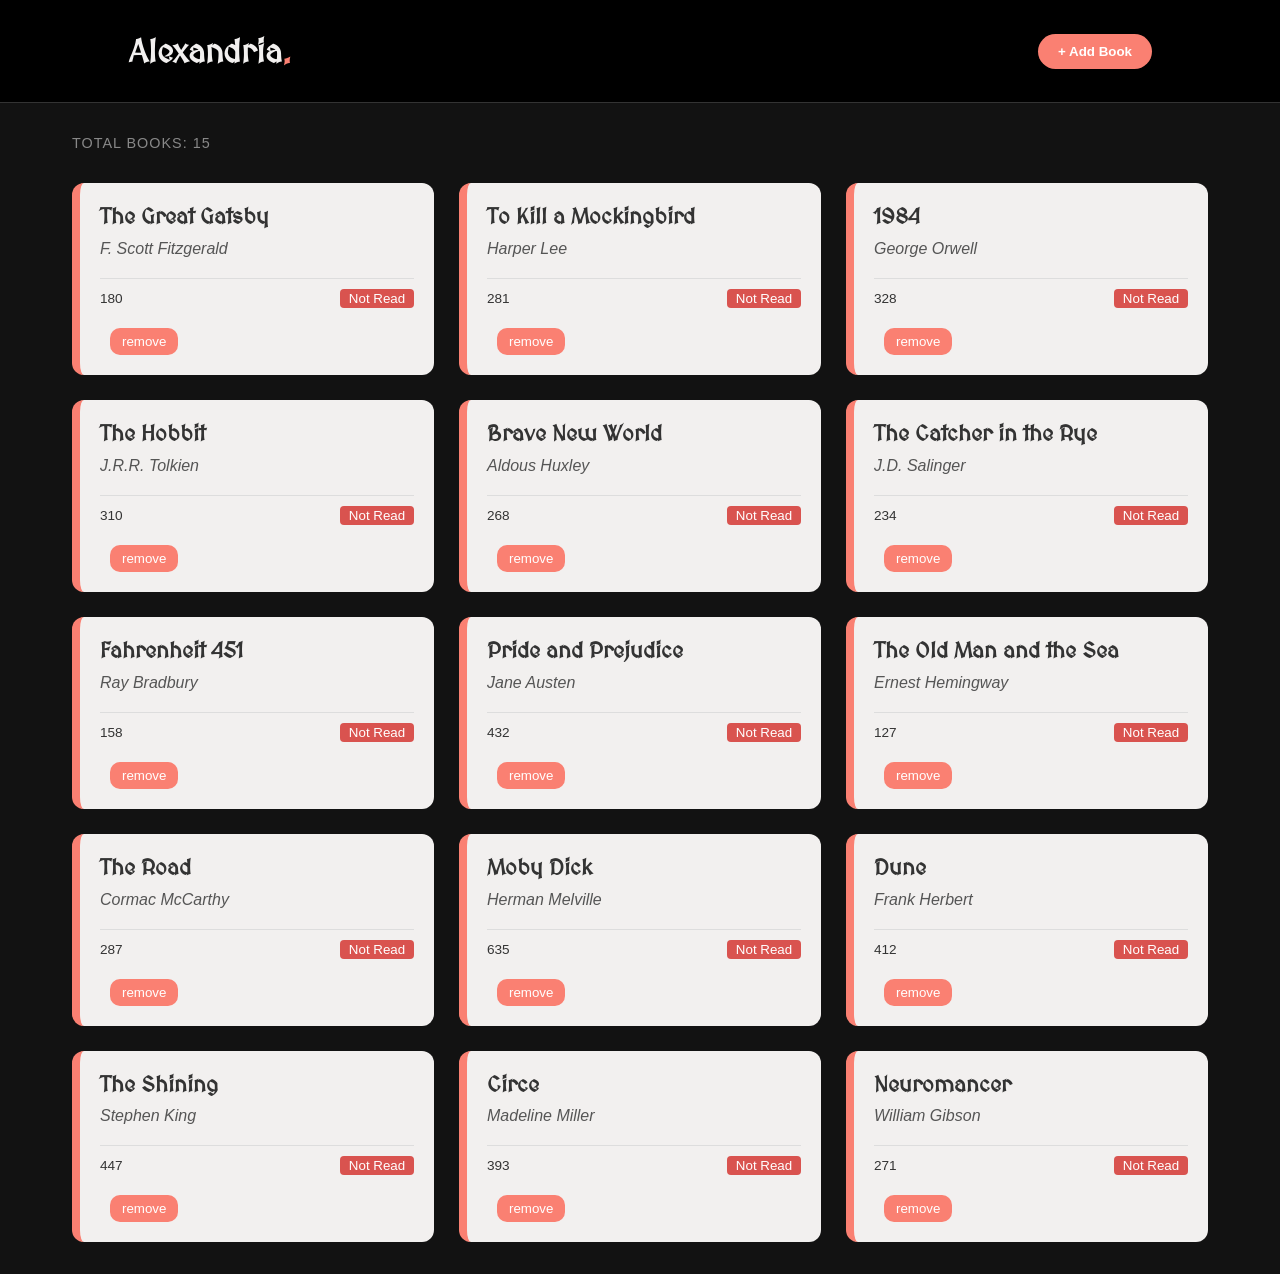
<file: index.html>
<!DOCTYPE html>
<html lang="en">
<head>
    <meta charset="UTF-8">
    <meta name="viewport" content="width=device-width, initial-scale=1.0">
    <title>Personal Alexandria | Digital Library</title>
    <link rel="stylesheet" href="./style.css">
</head>
<body>

    <header class="navbar">
        <h1 class="logo">Alexandria<span>.</span></h1>
        <button class="add-book-btn" id="newBookBtn" command="show-modal" commandfor="bookLoggerForm">+ Add Book</button>

        <dialog id="bookLoggerForm">
            <div class="modal-content">
                <form >
                    <div class="form-element"><label for="title">Title:</label><input id="title" type="text" required></div>
                    <div class="form-element"><label for="author">Author:</label><input id="author" type="text" required></div>
                    <div class="form-element"><label for="pages">Page Count:</label><input id="pages" type="number" required></div>
                    <div class="form-element"><button type="submit" id="submit">Submit</button></div>
                </form>
            </div>
        </dialog>
    </header>

    <main class="container">
        <div class="stats-bar">
            <p>Total Books: <span id="bookCount">15</span></p>
        </div>

        <section class="library-grid" id="libraryGrid">
            
        </section>
    </main>

    <script src="./engine.js"></script>
</body>
</html>
</file>
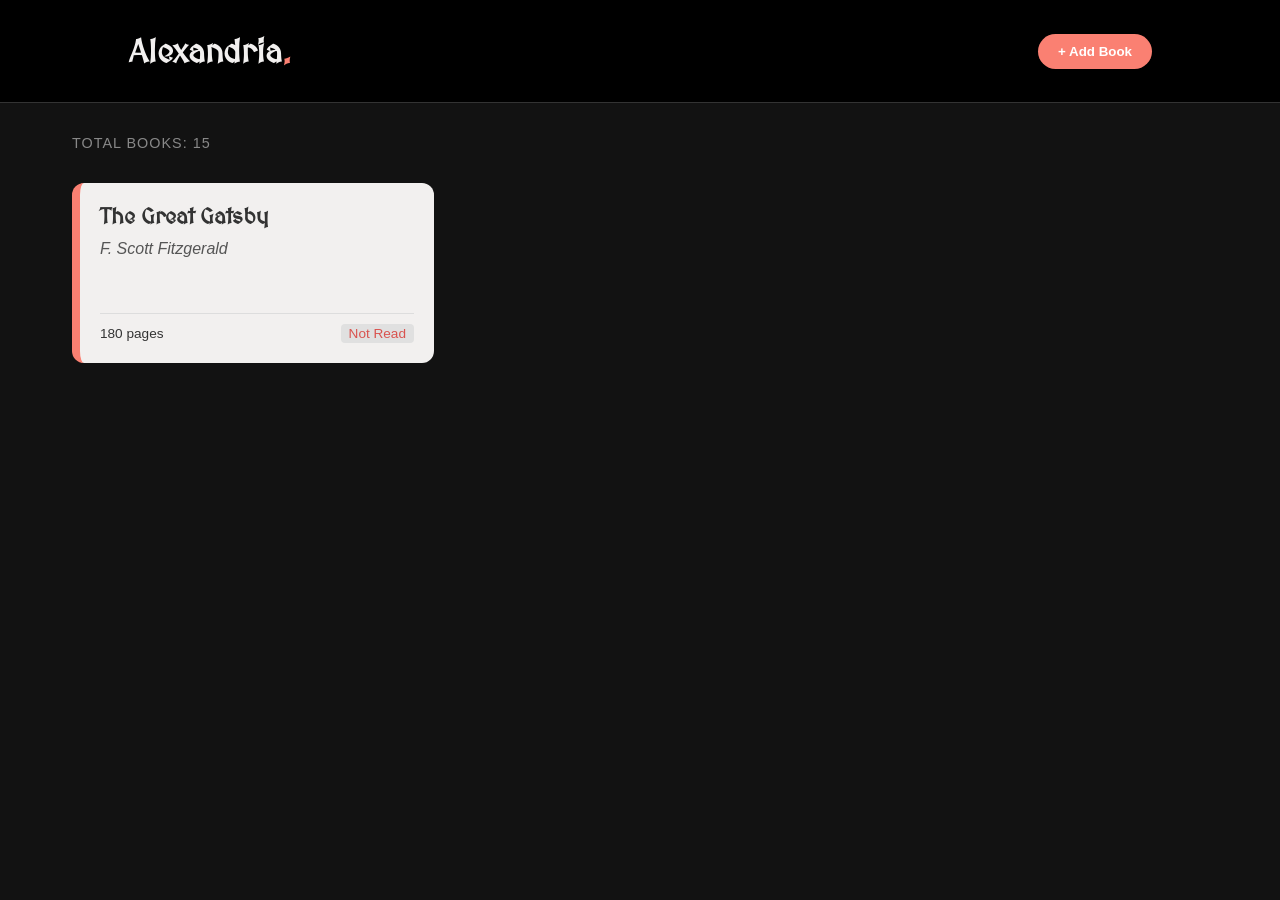
<file: testingindex.html>
<!DOCTYPE html>
<html lang="en">
<head>
    <meta charset="UTF-8">
    <meta name="viewport" content="width=device-width, initial-scale=1.0">
    <title>Personal Alexandria | Digital Library</title>
    <link rel="stylesheet" href="./testingstyle.css">
</head>
<body>

    <header class="navbar">
        <h1 class="logo">Alexandria<span>.</span></h1>
        <button class="add-book-btn" id="newBookBtn">+ Add Book</button>
    </header>

    <main class="container">
        <div class="stats-bar">
            <p>Total Books: <span id="bookCount">15</span></p>
        </div>

        <section class="library-grid" id="libraryGrid">
            
            <div class="card">
                <p class="title">The Great Gatsby</p>
                <p class="author">F. Scott Fitzgerald</p>
                <div class="low-bar">
                    <p class="pages">180 pages</p>
                    <p class="readStatus read-false">Not Read</p>
                </div>
            </div>

        </section>
    </main>

    <script src="./engine.js"></script>
</body>
</html>
</file>
<file: style.css>
@import url('https://fonts.googleapis.com/css2?family=MedievalSharp&display=swap');

/* Reset and Base Styles */
* {
    margin: 0;
    padding: 0;
    box-sizing: border-box;
}

body {
    background-color: #121212;
    color: #F2F0EF;
    font-family: 'Segoe UI', Tahoma, Geneva, Verdana, sans-serif;
}

.navbar {
    display: flex;
    justify-content: space-between;
    align-items: center;
    padding: 2rem 10%;
    background-color: #000;
    border-bottom: 1px solid #333;
}

.logo {
    font-family: 'MedievalSharp', serif;
    font-size: 2rem;
}

.logo span {
    color: salmon;
}

dialog {
    border: none;
    background: none;
    margin: auto;
}

form {
    display: grid;
    grid-template-rows: 1fr 1fr 1fr 15vh;
    aspect-ratio: 5/6;
    height: 45vh;
    background: white;
    padding: 20px;
    border: 0.6vh solid rgb(224, 201, 166);
    border-radius: 1vh;
}

.form-element {
    display: flex;
    align-items: center;
    gap: 0.3vw;
}

input {
    flex-grow: 1;
}

.form-element:has(button[type= "submit"]){
    height: clamp( 49px, auto, 100px );
}


button[type= "submit"] {
    background-color: salmon;
    border-radius: 0.8vh;
    width: 10vw;
    padding: 1.5vw;
    margin-left: auto;
    margin-top: auto;
}

.container {
    max-width: 1200px;
    margin: 0 auto;
    padding: 2rem;
}

.stats-bar {
    margin-bottom: 2rem;
    font-size: 0.9rem;
    color: #888;
    text-transform: uppercase;
    letter-spacing: 1px;
}

.library-grid {
    display: grid;
    grid-template-columns: repeat(auto-fill, minmax(280px, 1fr));
    gap: 25px;
}

.card {
    display: flex;
    flex-direction: column;
    background-color: #F2F0EF;
    color: #333;
    padding: 20px;
    border-radius: 12px;
    min-height: 180px;
    border-left: 8px solid salmon;
    transition: transform 0.2s ease;
}

.card:hover {
    transform: translateY(-5px);
    box-shadow: 0 10px 20px rgba(0,0,0,0.3);
}

.title {
    font-size: 1.4rem;
    font-weight: 700;
    font-family: 'MedievalSharp', serif;
    margin-bottom: 10px;
    line-height: 1.2;
}

.author {
    font-style: italic;
    color: #555;
    margin-bottom: auto; 
}

.low-bar {
    display: flex;
    justify-content: space-between;
    align-items: center;
    margin-top: 20px;
    border-top: 1px solid #ddd;
    padding-top: 10px;
    font-size: 0.85rem;
}

.add-book-btn {
    background-color: salmon;
    color: white;
    border: none;
    padding: 10px 20px;
    border-radius: 25px;
    font-weight: bold;
    cursor: pointer;
    transition: background 0.3s;
}

.add-book-btn:hover {
    background-color: #ff8c7a;
}

.readStatus {
    padding: 2px 8px;
    border-radius: 4px;
    background: #e0e0e0;
}

.read-false { background-color: #d9534f; }
.read-true { background-color: #5cb85c; }

.read-false, .read-true {
    color: white;
    border: none;
    cursor: pointer;
    width: 74px;
}

.remove {  
    transform: translateY(10px); 
    background-color:salmon; 
    border: none; 
    margin: 10px; 
    border-radius: 10px; 
    width: fit-content; 
    padding: 6px 12px 6px 12px; 
    color: white;
    cursor: pointer;
}
</file>
<file: testingstyle.css>
@import url('https://fonts.googleapis.com/css2?family=MedievalSharp&display=swap');

/* Reset and Base Styles */
* {
    margin: 0;
    padding: 0;
    box-sizing: border-box;
}

body {
    background-color: #121212; /* Dark theme for contrast */
    color: #F2F0EF;
    font-family: 'Segoe UI', Tahoma, Geneva, Verdana, sans-serif;
}

/* Layout Containers */
.navbar {
    display: flex;
    justify-content: space-between;
    align-items: center;
    padding: 2rem 10%;
    background-color: #000;
    border-bottom: 1px solid #333;
}

.logo {
    font-family: 'MedievalSharp', serif;
    font-size: 2rem;
}

.logo span {
    color: salmon;
}

.container {
    max-width: 1200px;
    margin: 0 auto;
    padding: 2rem;
}

.stats-bar {
    margin-bottom: 2rem;
    font-size: 0.9rem;
    color: #888;
    text-transform: uppercase;
    letter-spacing: 1px;
}

/* The Grid System */
.library-grid {
    display: grid;
    grid-template-columns: repeat(auto-fill, minmax(280px, 1fr));
    gap: 25px;
}

/* Refined Card Design */
.card {
    display: flex;
    flex-direction: column;
    background-color: #F2F0EF; /* Your original cream color */
    color: #333;
    padding: 20px;
    border-radius: 12px;
    min-height: 180px;
    border-left: 8px solid salmon;
    transition: transform 0.2s ease;
    cursor: pointer;
}

.card:hover {
    transform: translateY(-5px);
    box-shadow: 0 10px 20px rgba(0,0,0,0.3);
}

.title {
    font-size: 1.4rem;
    font-weight: 700;
    font-family: 'MedievalSharp', serif;
    margin-bottom: 10px;
    line-height: 1.2;
}

.author {
    font-style: italic;
    color: #555;
    margin-bottom: auto; /* Pushes content below to the bottom */
}

.low-bar {
    display: flex;
    justify-content: space-between;
    align-items: center;
    margin-top: 20px;
    border-top: 1px solid #ddd;
    padding-top: 10px;
    font-size: 0.85rem;
}

/* UI Elements */
.add-book-btn {
    background-color: salmon;
    color: white;
    border: none;
    padding: 10px 20px;
    border-radius: 25px;
    font-weight: bold;
    cursor: pointer;
    transition: background 0.3s;
}

.add-book-btn:hover {
    background-color: #ff8c7a;
}

.readStatus {
    padding: 2px 8px;
    border-radius: 4px;
    background: #e0e0e0;
}

.read-false { color: #d9534f; }
.read-true { color: #5cb85c; }
</file>
